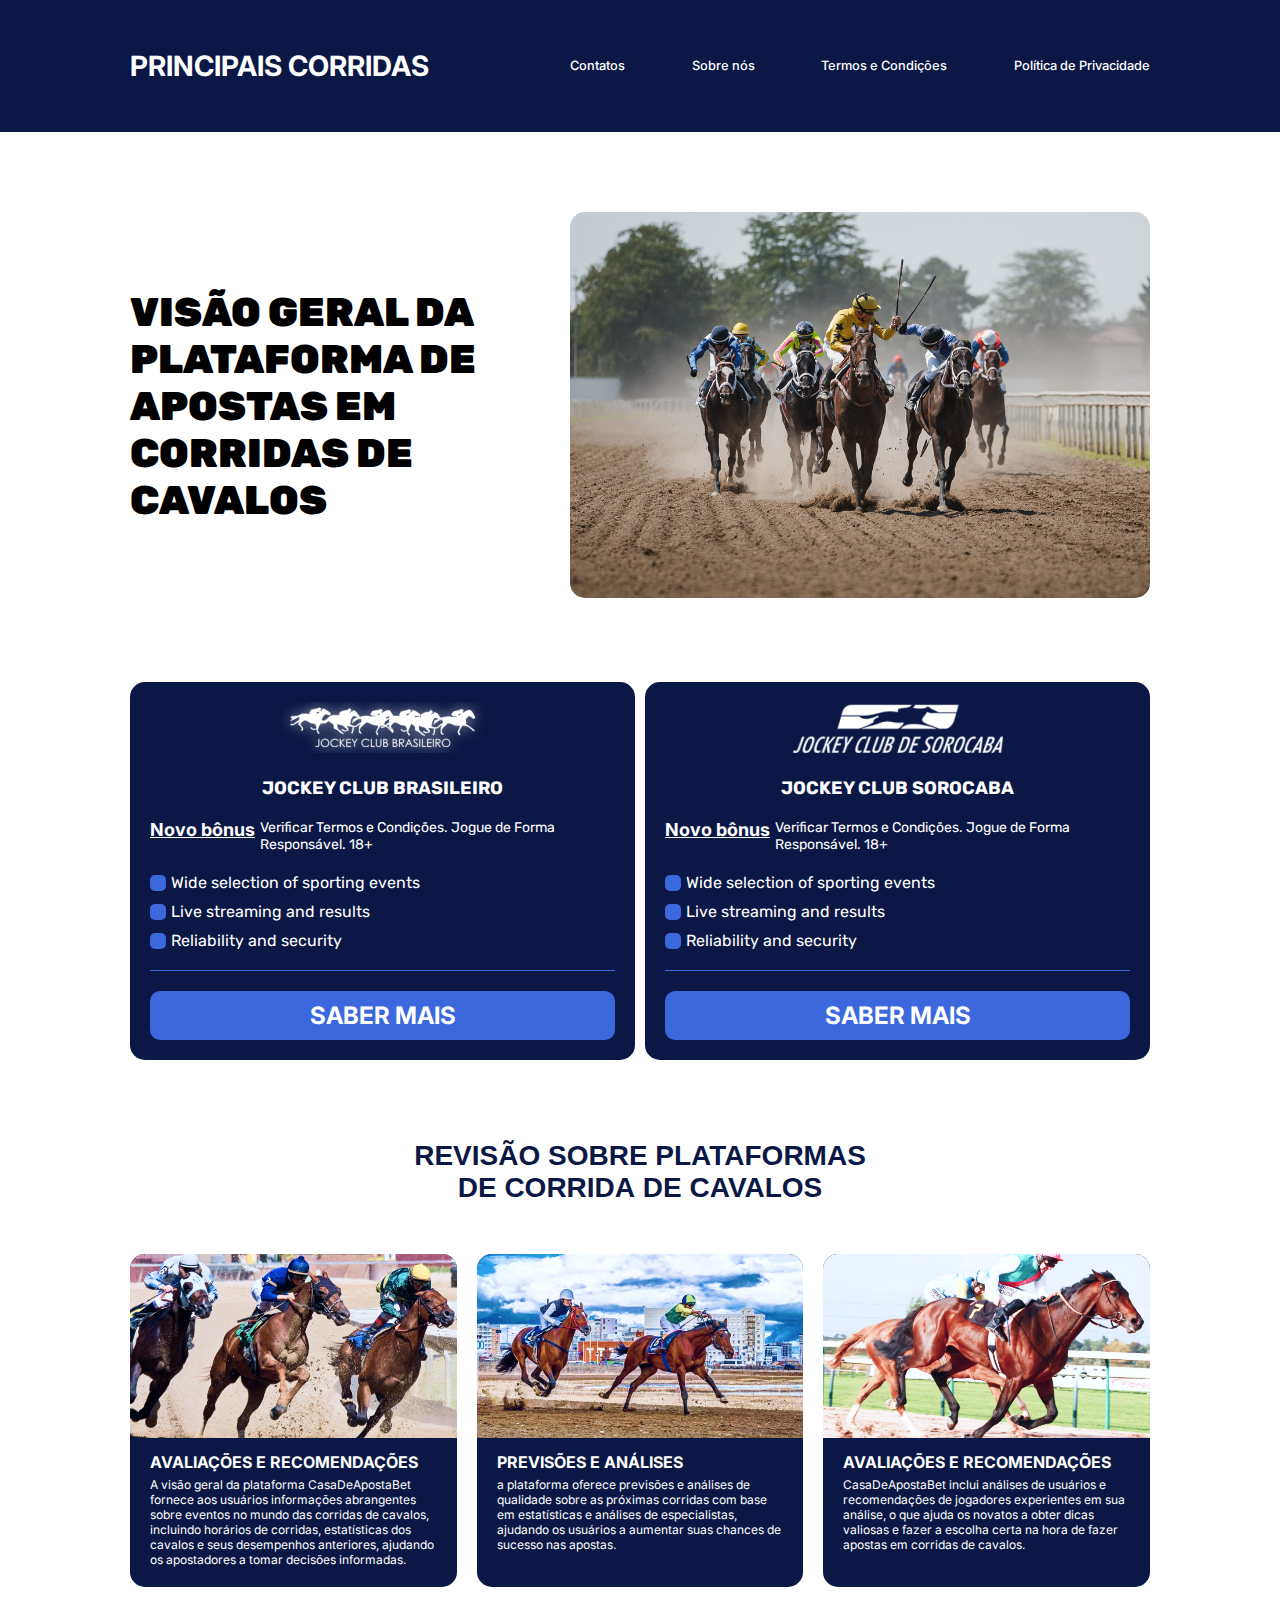
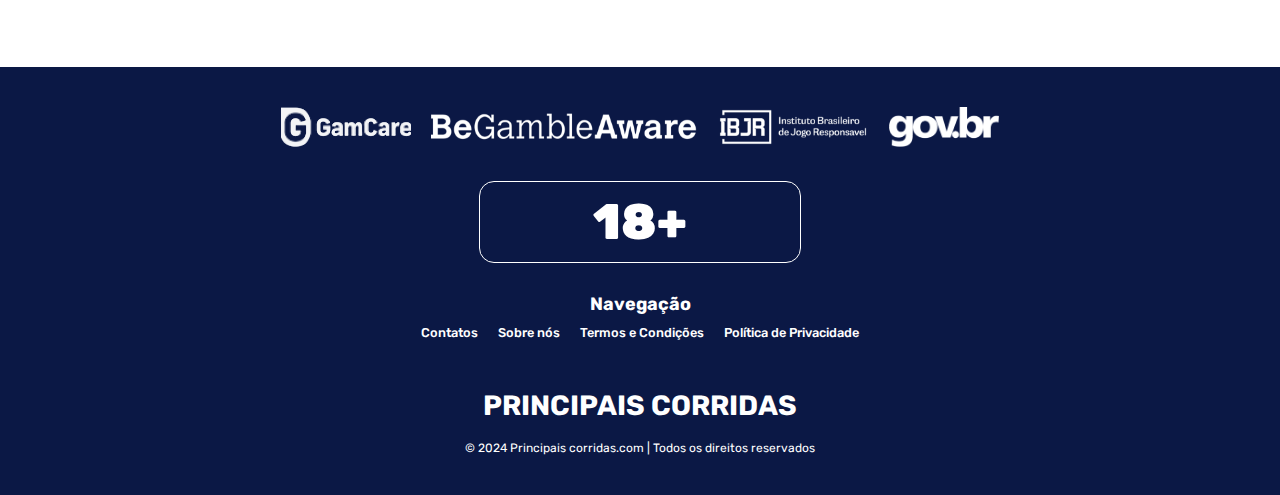
<file: index.html>
<!DOCTYPE html>
<html lang="pt">
<head>
  <meta charset="UTF-8">
  <meta name="viewport" content="width=device-width, initial-scale=1.0">
  <title>domain3.com</title>
  <link rel="stylesheet" href="style.css">
  <link rel="preconnect" href="https://fonts.googleapis.com">
  <link rel="preconnect" href="https://fonts.gstatic.com" crossorigin>
  <link href="https://fonts.googleapis.com/css2?family=Inter:ital,opsz,wght@0,14..32,100..900;1,14..32,100..900&family=Rubik:ital,wght@0,300..900;1,300..900&display=swap" rel="stylesheet">
  <link rel="icon" href="./images/hero-img.png" type="image/x-icon" />
</head>

<body>
  <header id="header">
    <a href="/" class="header_logo"><h1 class="company-name">principais corridas</h1></a>
    <nav class="header-navigation">
      <a href="./contatos.html">Contatos</a>
        <a href="./sobre-nós.html">Sobre nós</a>
        <a href="./termos.html">Termos e Condições</a>
        <a href="./politica.html">Política de Privacidade</a>
    </nav>
    <div id="burger-menu" class="active">
      <svg fill="#FFFFFF" width="25px" xmlns="http://www.w3.org/2000/svg" viewBox="0 0 448 512"><path d="M0 96C0 78.3 14.3 64 32 64l384 0c17.7 0 32 14.3 32 32s-14.3 32-32 32L32 128C14.3 128 0 113.7 0 96zM0 256c0-17.7 14.3-32 32-32l384 0c17.7 0 32 14.3 32 32s-14.3 32-32 32L32 288c-17.7 0-32-14.3-32-32zM448 416c0 17.7-14.3 32-32 32L32 448c-17.7 0-32-14.3-32-32s14.3-32 32-32l384 0c17.7 0 32 14.3 32 32z"/></svg>
    </div> 
    <div id="close-burger-menu">
      <svg fill="#FFFFFF" width="25px" xmlns="http://www.w3.org/2000/svg" viewBox="0 0 384 512"><path d="M342.6 150.6c12.5-12.5 12.5-32.8 0-45.3s-32.8-12.5-45.3 0L192 210.7 86.6 105.4c-12.5-12.5-32.8-12.5-45.3 0s-12.5 32.8 0 45.3L146.7 256 41.4 361.4c-12.5 12.5-12.5 32.8 0 45.3s32.8 12.5 45.3 0L192 301.3 297.4 406.6c12.5 12.5 32.8 12.5 45.3 0s12.5-32.8 0-45.3L237.3 256 342.6 150.6z"/></svg>
    </div>    
  </header>

  <div class="header-navigation-mobile-container">
    <h2>Navegação</h2>
    <nav class="header-navigation-mobile">
      <a href="./contatos.html">Contatos</a>
        <a href="./sobre-nós.html">Sobre nós</a>
        <a href="./termos.html">Termos e Condições</a>
        <a href="./politica.html">Política de Privacidade</a>
    </nav>
  </div>

  <main id="main-content">
    <section class="hero">
      <p>Visão geral da plataforma de apostas em corridas de cavalos</p>
      <div class="img-container">
        <img src="./images/hero-img.png" alt="">
      </div>
    </section>
    <section class="clubs">
      <div class="club-card">
        <div class="img-container">
          <img src="./images/jockey-club.png" alt="">
        </div>
        <h2>Jockey Club Brasileiro</h2>
        <div class="bonus"><strong>Novo bônus</strong>  <p>Verificar Termos e Condições. Jogue de Forma Responsável. 18+</p></div>
        <ul>
          <li><div class="list-marker"></div>Wide selection of sporting events</li>
          <li><div class="list-marker"></div>Live streaming and results</li>
          <li><div class="list-marker"></div>Reliability and security</li>
        </ul>
        <div class="button-container">
          <a href="#">Saber mais</a>
        </div>
        
      </div>
      <div class="club-card">
        <div class="img-container">
          <img src="./images/jockey-club-2.png" alt="">
        </div>
        <h2>Jockey Club sorocaba</h2>
        <div class="bonus"><strong>Novo bônus</strong>  <p>Verificar Termos e Condições. Jogue de Forma Responsável. 18+</p></div>
        <ul>
          <li><div class="list-marker"></div>Wide selection of sporting events</li>
          <li><div class="list-marker"></div>Live streaming and results</li>
          <li><div class="list-marker"></div>Reliability and security</li>
        </ul>
        <div class="button-container">
          <a href="#">Saber mais</a>
        </div>
        
      </div>
      </div>
    </section>
    <section class="platforms">
      <h1>Revisão sobre plataformas<br>de corrida de cavalos</h1>
      <div class="platforms-container">
        <div class="platform">
          <img src="./images/platform-1.png" alt="">
          <div>
            <h2>Avaliações e recomendações</h2>
            <p>A visão geral da plataforma CasaDeApostaBet fornece aos usuários informações abrangentes sobre eventos no mundo das corridas de cavalos, incluindo horários de corridas, estatísticas dos cavalos e seus desempenhos anteriores, ajudando os apostadores a tomar decisões informadas.</p>
          </div>
        </div>
        <div class="platform">
          <img src="./images/platform-2.png" alt="">
          <div>
            <h2>Previsões e análises</h2>
            <p>a plataforma oferece previsões e análises de qualidade sobre as próximas corridas com base em estatísticas e análises de especialistas, ajudando os usuários a aumentar suas chances de sucesso nas apostas.</p>
          </div>
        </div>
        <div class="platform">
          <img src="./images/platform-3.png" alt="">
          <div>
            <h2>Avaliações e recomendações</h2>
            <p>CasaDeApostaBet inclui análises de usuários e recomendações de jogadores experientes em sua análise, o que ajuda os novatos a obter dicas valiosas e fazer a escolha certa na hora de fazer apostas em corridas de cavalos.</p>
          </div>
        </div>
      </div>
    </section>
  </main>

  <footer>
    <div class="partners-container">
      <a href="https://www.gov.br/fazenda/pt-br/assuntos/noticias/2024/maio/fazenda-edita-portaria-com-o-regramento-tecnico-dos-sistemas-de-jogos-on-line" target="_blank">
        <img src="./images/partner-1.png" alt="">
      </a>
      <a href="https://ibjr.org/jogo-responsavel/boas-praticas-jogadores/" target="_blank">
        <img src="./images/partner-2.png" alt="">
      </a>
      <a href="https://www.gambleaware.org/" target="_blank">
        <img src="./images/partner-3.png" alt="">
      </a>
      <a href="https://www.gamcare.org.uk/" target="_blank">
        <img src="./images/partner-4.png" alt="">
      </a>
    </div>
    <div class="restriction">18+</div>
    <div class="nav-container">
      <h2>Navegação</h2>
      <nav class="footer-navigation">
        <a href="./contatos.html">Contatos</a>
        <a href="./sobre-nós.html">Sobre nós</a>
        <a href="./termos.html">Termos e Condições</a>
        <a href="./politica.html">Política de Privacidade</a>
      </nav>
    </div>
    <div>
      <h1 class="company-name">principais corridas</h1>
      <p class="copyright">© 2024 Principais corridas.com | Todos os direitos reservados</p>
    </div>
  </footer>

  <script src="/js/index.js"></script>
</body>
</html>
</file>
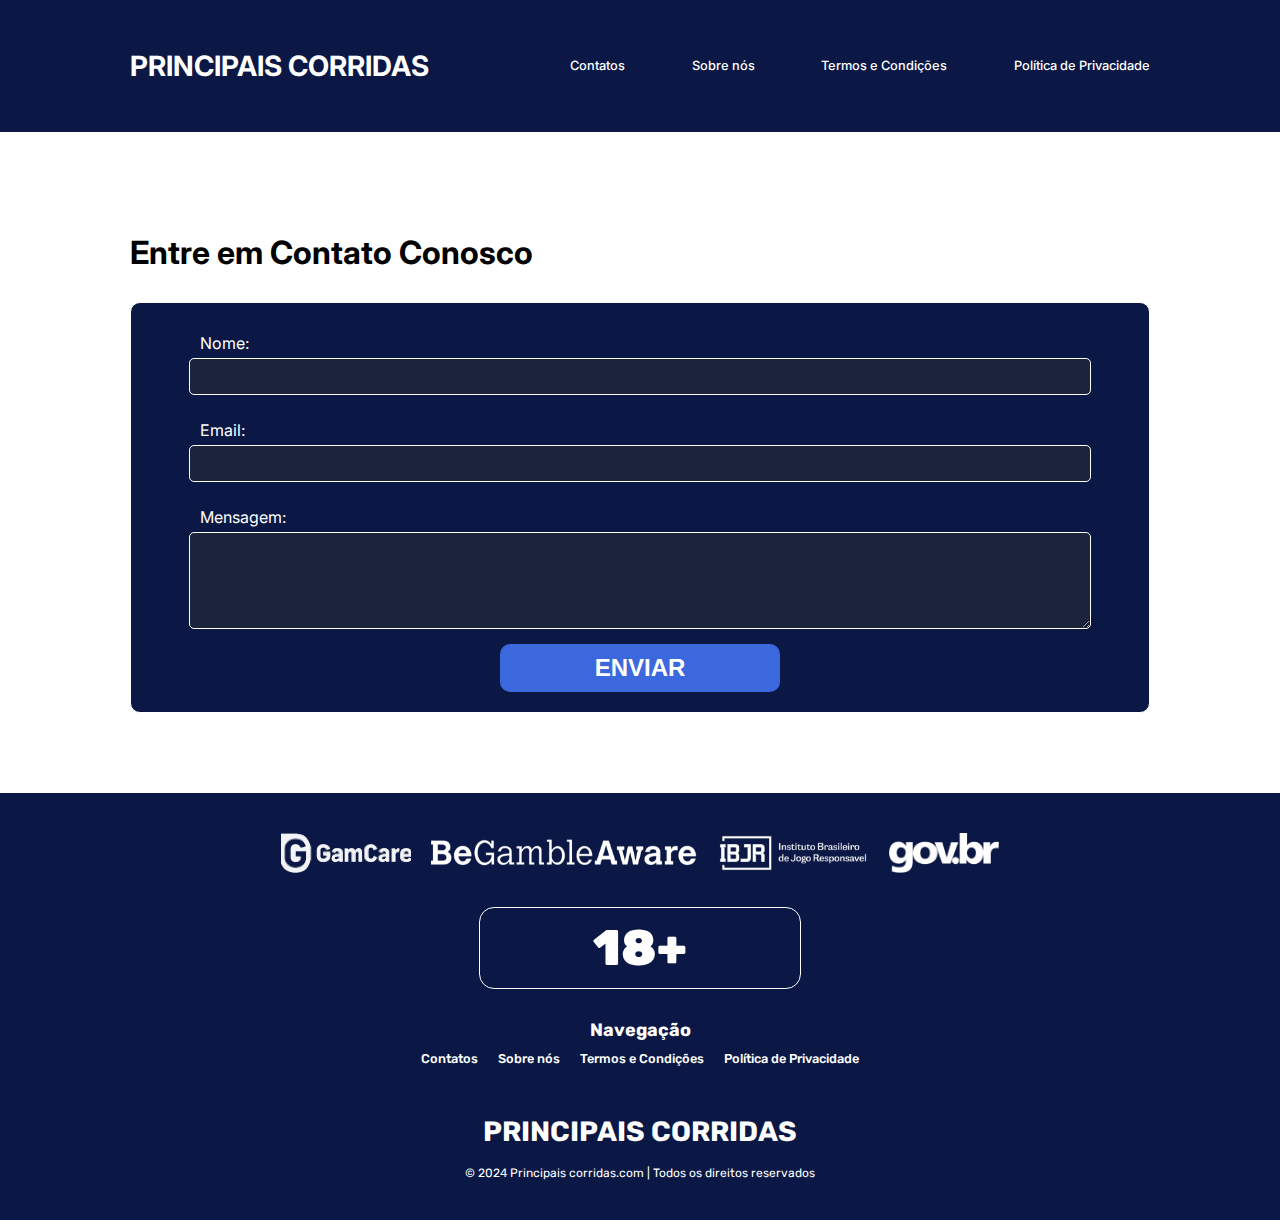
<file: contatos.html>
<!DOCTYPE html>
<html lang="pt">

<head>
    <meta charset="UTF-8">
    <meta name="viewport" content="width=device-width, initial-scale=1.0">
    <title>domain3.com</title>
    <link rel="stylesheet" href="./style.css">
    <link rel="preconnect" href="https://fonts.googleapis.com">
    <link rel="preconnect" href="https://fonts.gstatic.com" crossorigin>
    <link rel="icon" href="./images/hero-img.png" type="image/x-icon" />
    <link
        href="https://fonts.googleapis.com/css2?family=Inter:ital,opsz,wght@0,14..32,100..900;1,14..32,100..900&family=Rubik:ital,wght@0,300..900;1,300..900&display=swap"
        rel="stylesheet">
</head>

<body>
    <header id="header">
        <a href="/" class="header_logo">
            <h1 class="company-name">principais corridas</h1>
        </a>
        <nav class="header-navigation">
            <a href="./contatos.html">Contatos</a>
            <a href="./sobre-nós.html">Sobre nós</a>
            <a href="./termos.html">Termos e Condições</a>
            <a href="./politica.html">Política de Privacidade</a>
        </nav>
        <div id="burger-menu" class="active">
            <svg fill="#FFFFFF" width="25px" xmlns="http://www.w3.org/2000/svg" viewBox="0 0 448 512">
                <path
                    d="M0 96C0 78.3 14.3 64 32 64l384 0c17.7 0 32 14.3 32 32s-14.3 32-32 32L32 128C14.3 128 0 113.7 0 96zM0 256c0-17.7 14.3-32 32-32l384 0c17.7 0 32 14.3 32 32s-14.3 32-32 32L32 288c-17.7 0-32-14.3-32-32zM448 416c0 17.7-14.3 32-32 32L32 448c-17.7 0-32-14.3-32-32s14.3-32 32-32l384 0c17.7 0 32 14.3 32 32z" />
            </svg>
        </div>
        <div id="close-burger-menu">
            <svg fill="#FFFFFF" width="25px" xmlns="http://www.w3.org/2000/svg" viewBox="0 0 384 512">
                <path
                    d="M342.6 150.6c12.5-12.5 12.5-32.8 0-45.3s-32.8-12.5-45.3 0L192 210.7 86.6 105.4c-12.5-12.5-32.8-12.5-45.3 0s-12.5 32.8 0 45.3L146.7 256 41.4 361.4c-12.5 12.5-12.5 32.8 0 45.3s32.8 12.5 45.3 0L192 301.3 297.4 406.6c12.5 12.5 32.8 12.5 45.3 0s12.5-32.8 0-45.3L237.3 256 342.6 150.6z" />
            </svg>
        </div>
    </header>

    <div class="header-navigation-mobile-container">
        <h2>Navegação</h2>
        <nav class="header-navigation-mobile">
            <a href="./contatos.html">Contatos</a>
            <a href="./sobre-nós.html">Sobre nós</a>
            <a href="./termos.html">Termos e Condições</a>
            <a href="./politica.html">Política de Privacidade</a>
        </nav>
    </div>

    <main>
        <section class="about">
            <div class="container">
            <h1>Entre em Contato Conosco</h1>
            <form id="contactForm" class="contact-form">
                <label for="name">Nome:</label>
                <input type="text" id="name" name="name" required />

                <label for="email">Email:</label>
                <input type="email" id="email" name="email" required />

                <label for="message">Mensagem:</label>
                <textarea id="message" name="message" rows="5" required></textarea>

                <button type="submit">Enviar</button>
            </form>
        </div>

        <div class="modal" id="thankYouModal">
            <div class="modal-content">
                <p>Obrigado pelo seu contato! Nós entraremos em contato consigo em breve.</p>
                <button id="closeModal">Fechar</button>
            </div>
        </div>

        </section>
    </main>

    <footer>
        <div class="partners-container">
            <a href="https://www.gov.br/fazenda/pt-br/assuntos/noticias/2024/maio/fazenda-edita-portaria-com-o-regramento-tecnico-dos-sistemas-de-jogos-on-line"
                target="_blank">
                <img src="./images/partner-1.png" alt="">
            </a>
            <a href="https://ibjr.org/jogo-responsavel/boas-praticas-jogadores/" target="_blank">
                <img src="./images/partner-2.png" alt="">
            </a>
            <a href="https://www.gambleaware.org/" target="_blank">
                <img src="./images/partner-3.png" alt="">
            </a>
            <a href="https://www.gamcare.org.uk/" target="_blank">
                <img src="./images/partner-4.png" alt="">
            </a>
        </div>
        <div class="restriction">18+</div>
        <div class="nav-container">
            <h2>Navegação</h2>
            <nav class="footer-navigation">
                <a href="./contatos.html">Contatos</a>
                <a href="./sobre-nós.html">Sobre nós</a>
                <a href="./termos.html">Termos e Condições</a>
                <a href="./politica.html">Política de Privacidade</a>
            </nav>
        </div>
        <div>
            <h1 class="company-name">principais corridas</h1>
            <p class="copyright">© 2024 Principais corridas.com | Todos os direitos reservados</p>
        </div>
    </footer>

    <script src="/js/index.js"></script>
    <script src="/js/contatos.js"></script>
</body>

</html>
</file>
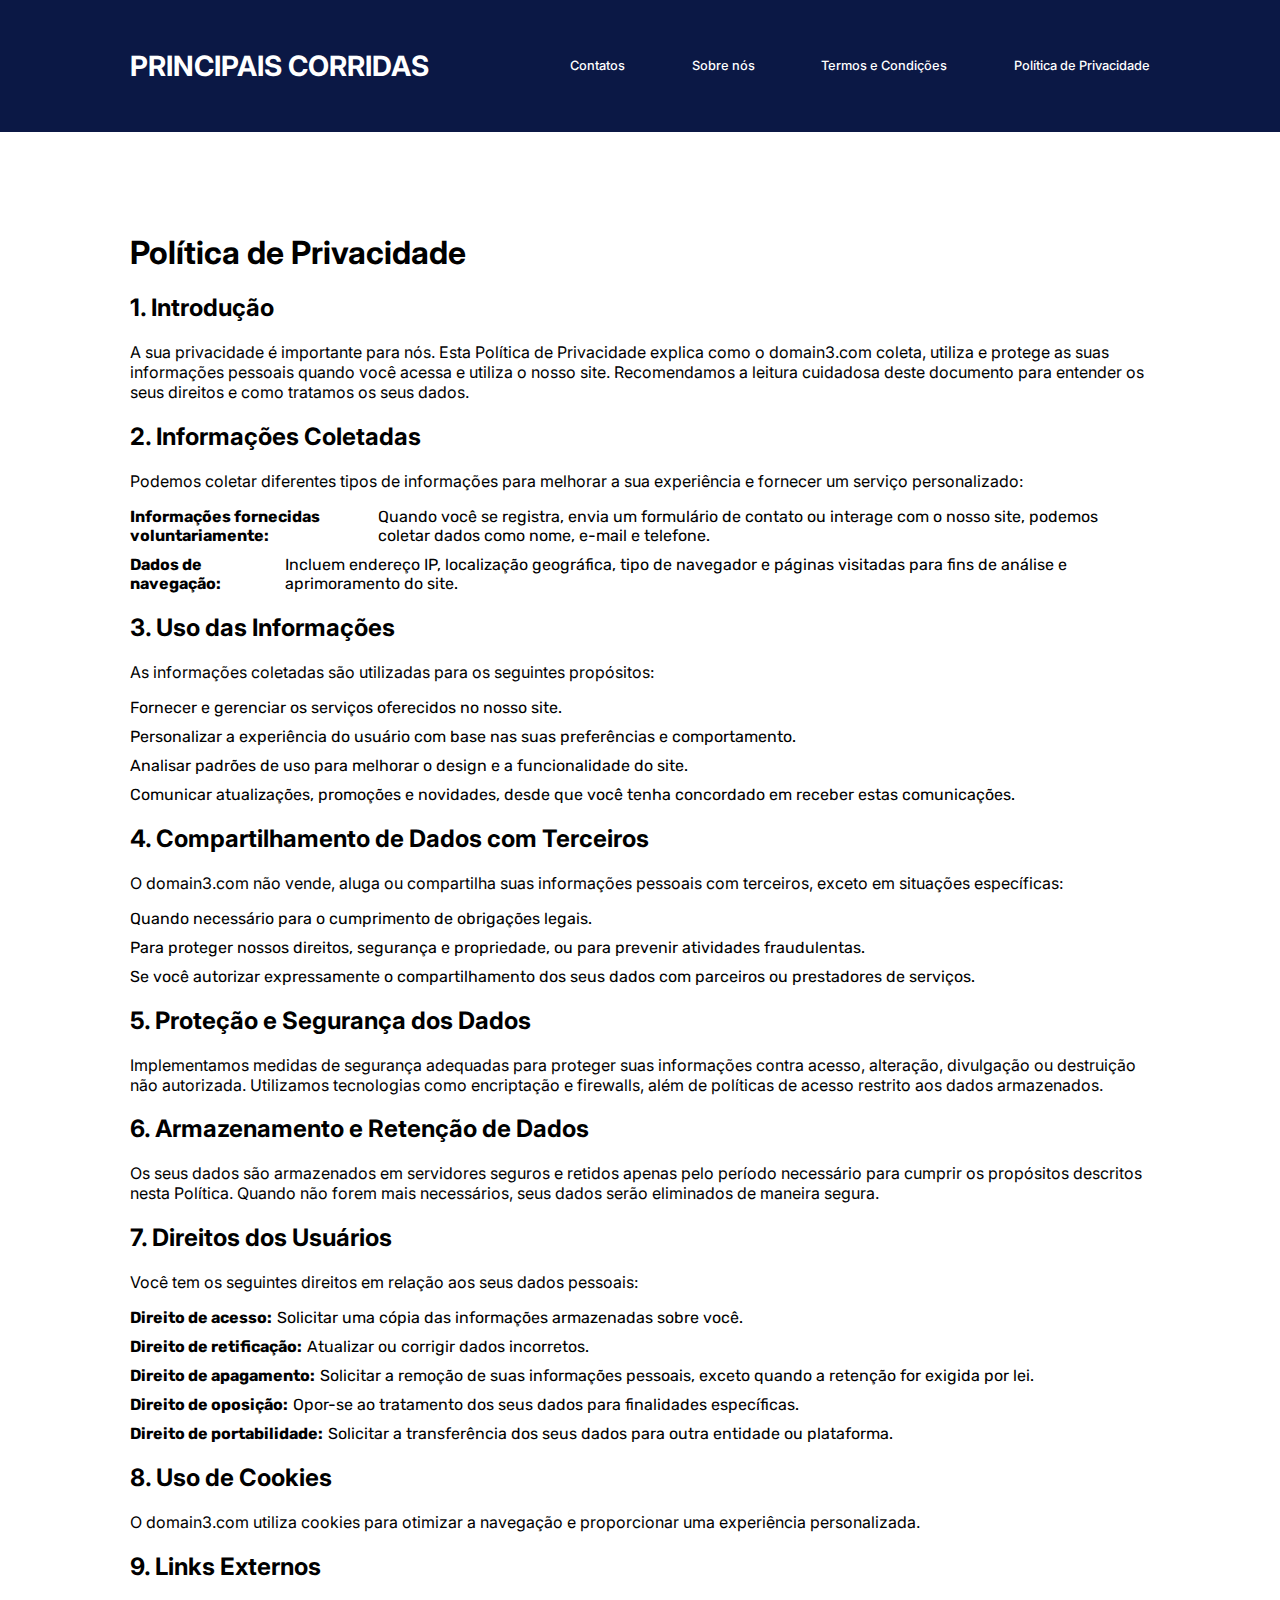
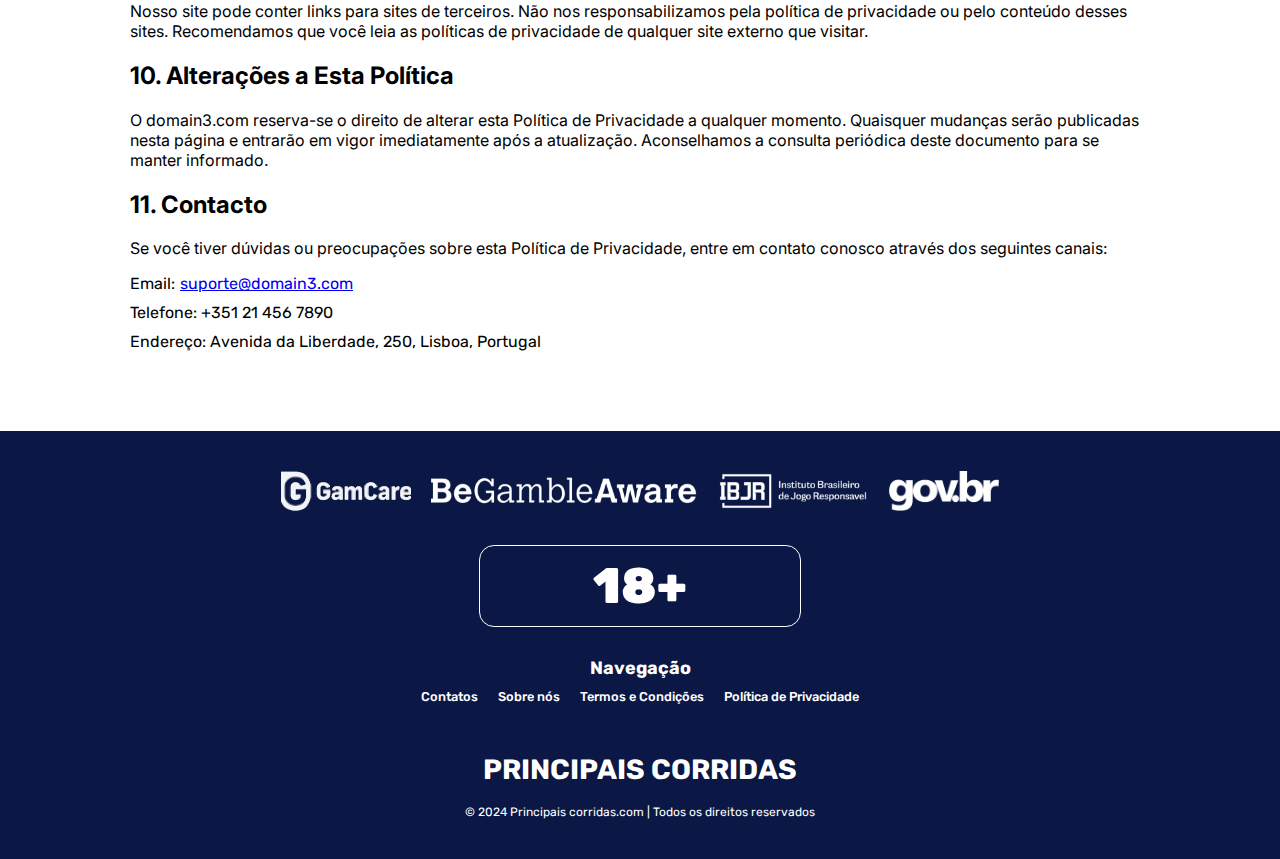
<file: politica.html>
<!DOCTYPE html>
<html lang="pt">

<head>
    <meta charset="UTF-8">
    <meta name="viewport" content="width=device-width, initial-scale=1.0">
    <title>domain3.com</title>
    <link rel="stylesheet" href="./style.css">
    <link rel="preconnect" href="https://fonts.googleapis.com">
    <link rel="preconnect" href="https://fonts.gstatic.com" crossorigin>
    <link rel="icon" href="./images/hero-img.png" type="image/x-icon" />
    <link
        href="https://fonts.googleapis.com/css2?family=Inter:ital,opsz,wght@0,14..32,100..900;1,14..32,100..900&family=Rubik:ital,wght@0,300..900;1,300..900&display=swap"
        rel="stylesheet">
</head>

<body>
    <header id="header">
        <a href="/" class="header_logo">
            <h1 class="company-name">principais corridas</h1>
        </a>
        <nav class="header-navigation">
            <a href="./contatos.html">Contatos</a>
            <a href="./sobre-nós.html">Sobre nós</a>
            <a href="./termos.html">Termos e Condições</a>
            <a href="./politica.html">Política de Privacidade</a>
        </nav>
        <div id="burger-menu" class="active">
            <svg fill="#FFFFFF" width="25px" xmlns="http://www.w3.org/2000/svg" viewBox="0 0 448 512">
                <path
                    d="M0 96C0 78.3 14.3 64 32 64l384 0c17.7 0 32 14.3 32 32s-14.3 32-32 32L32 128C14.3 128 0 113.7 0 96zM0 256c0-17.7 14.3-32 32-32l384 0c17.7 0 32 14.3 32 32s-14.3 32-32 32L32 288c-17.7 0-32-14.3-32-32zM448 416c0 17.7-14.3 32-32 32L32 448c-17.7 0-32-14.3-32-32s14.3-32 32-32l384 0c17.7 0 32 14.3 32 32z" />
            </svg>
        </div>
        <div id="close-burger-menu">
            <svg fill="#FFFFFF" width="25px" xmlns="http://www.w3.org/2000/svg" viewBox="0 0 384 512">
                <path
                    d="M342.6 150.6c12.5-12.5 12.5-32.8 0-45.3s-32.8-12.5-45.3 0L192 210.7 86.6 105.4c-12.5-12.5-32.8-12.5-45.3 0s-12.5 32.8 0 45.3L146.7 256 41.4 361.4c-12.5 12.5-12.5 32.8 0 45.3s32.8 12.5 45.3 0L192 301.3 297.4 406.6c12.5 12.5 32.8 12.5 45.3 0s12.5-32.8 0-45.3L237.3 256 342.6 150.6z" />
            </svg>
        </div>
    </header>

    <div class="header-navigation-mobile-container">
        <h2>Navegação</h2>
        <nav class="header-navigation-mobile">
            <a href="./contatos.html">Contatos</a>
            <a href="./sobre-nós.html">Sobre nós</a>
            <a href="./termos.html">Termos e Condições</a>
            <a href="./politica.html">Política de Privacidade</a>
        </nav>
    </div>

    <main>
        <section class="about">
            <div class="container">
    <h1>Política de Privacidade</h1>

    <h2>1. Introdução</h2>
    <p>
        A sua privacidade é importante para nós. Esta Política de Privacidade explica como o domain3.com coleta, utiliza e protege as suas informações pessoais quando você acessa e utiliza o nosso site. Recomendamos a leitura cuidadosa deste documento para entender os seus direitos e como tratamos os seus dados.
    </p>

    <h2>2. Informações Coletadas</h2>
    <p>
        Podemos coletar diferentes tipos de informações para melhorar a sua experiência e fornecer um serviço personalizado:
    </p>
    <ul>
        <li><strong>Informações fornecidas voluntariamente:</strong> Quando você se registra, envia um formulário de contato ou interage com o nosso site, podemos coletar dados como nome, e-mail e telefone.</li>
        <li><strong>Dados de navegação:</strong> Incluem endereço IP, localização geográfica, tipo de navegador e páginas visitadas para fins de análise e aprimoramento do site.</li>
    </ul>

    <h2>3. Uso das Informações</h2>
    <p>
        As informações coletadas são utilizadas para os seguintes propósitos:
    </p>
    <ul>
        <li>Fornecer e gerenciar os serviços oferecidos no nosso site.</li>
        <li>Personalizar a experiência do usuário com base nas suas preferências e comportamento.</li>
        <li>Analisar padrões de uso para melhorar o design e a funcionalidade do site.</li>
        <li>Comunicar atualizações, promoções e novidades, desde que você tenha concordado em receber estas comunicações.</li>
    </ul>

    <h2>4. Compartilhamento de Dados com Terceiros</h2>
    <p>
        O domain3.com não vende, aluga ou compartilha suas informações pessoais com terceiros, exceto em situações específicas:
    </p>
    <ul>
        <li>Quando necessário para o cumprimento de obrigações legais.</li>
        <li>Para proteger nossos direitos, segurança e propriedade, ou para prevenir atividades fraudulentas.</li>
        <li>Se você autorizar expressamente o compartilhamento dos seus dados com parceiros ou prestadores de serviços.</li>
    </ul>

    <h2>5. Proteção e Segurança dos Dados</h2>
    <p>
        Implementamos medidas de segurança adequadas para proteger suas informações contra acesso, alteração, divulgação ou destruição não autorizada. Utilizamos tecnologias como encriptação e firewalls, além de políticas de acesso restrito aos dados armazenados.
    </p>

    <h2>6. Armazenamento e Retenção de Dados</h2>
    <p>
        Os seus dados são armazenados em servidores seguros e retidos apenas pelo período necessário para cumprir os propósitos descritos nesta Política. Quando não forem mais necessários, seus dados serão eliminados de maneira segura.
    </p>

    <h2>7. Direitos dos Usuários</h2>
    <p>
        Você tem os seguintes direitos em relação aos seus dados pessoais:
    </p>
    <ul>
        <li><strong>Direito de acesso:</strong> Solicitar uma cópia das informações armazenadas sobre você.</li>
        <li><strong>Direito de retificação:</strong> Atualizar ou corrigir dados incorretos.</li>
        <li><strong>Direito de apagamento:</strong> Solicitar a remoção de suas informações pessoais, exceto quando a retenção for exigida por lei.</li>
        <li><strong>Direito de oposição:</strong> Opor-se ao tratamento dos seus dados para finalidades específicas.</li>
        <li><strong>Direito de portabilidade:</strong> Solicitar a transferência dos seus dados para outra entidade ou plataforma.</li>
    </ul>

    <h2>8. Uso de Cookies</h2>
    <p>
        O domain3.com utiliza cookies para otimizar a navegação e proporcionar uma experiência personalizada.
    </p>

    <h2>9. Links Externos</h2>
    <p>
        Nosso site pode conter links para sites de terceiros. Não nos responsabilizamos pela política de privacidade ou pelo conteúdo desses sites. Recomendamos que você leia as políticas de privacidade de qualquer site externo que visitar.
    </p>

    <h2>10. Alterações a Esta Política</h2>
    <p>
        O domain3.com reserva-se o direito de alterar esta Política de Privacidade a qualquer momento. Quaisquer mudanças serão publicadas nesta página e entrarão em vigor imediatamente após a atualização. Aconselhamos a consulta periódica deste documento para se manter informado.
    </p>

    <h2>11. Contacto</h2>
    <p>
        Se você tiver dúvidas ou preocupações sobre esta Política de Privacidade, entre em contato conosco através dos seguintes canais:
    </p>
    <ul>
        <li>Email: <a href="mailto:suporte@domain3.com">suporte@domain3.com</a></li>
        <li>Telefone: +351 21 456 7890</li>
        <li>Endereço: Avenida da Liberdade, 250, Lisboa, Portugal</li>
    </ul>
</div>


        </section>
    </main>

    <footer>
        <div class="partners-container">
            <a href="https://www.gov.br/fazenda/pt-br/assuntos/noticias/2024/maio/fazenda-edita-portaria-com-o-regramento-tecnico-dos-sistemas-de-jogos-on-line"
                target="_blank">
                <img src="./images/partner-1.png" alt="">
            </a>
            <a href="https://ibjr.org/jogo-responsavel/boas-praticas-jogadores/" target="_blank">
                <img src="./images/partner-2.png" alt="">
            </a>
            <a href="https://www.gambleaware.org/" target="_blank">
                <img src="./images/partner-3.png" alt="">
            </a>
            <a href="https://www.gamcare.org.uk/" target="_blank">
                <img src="./images/partner-4.png" alt="">
            </a>
        </div>
        <div class="restriction">18+</div>
        <div class="nav-container">
            <h2>Navegação</h2>
            <nav class="footer-navigation">
                <a href="./contatos.html">Contatos</a>
                <a href="./sobre-nós.html">Sobre nós</a>
                <a href="./termos.html">Termos e Condições</a>
                <a href="./politica.html">Política de Privacidade</a>
            </nav>
        </div>
        <div>
            <h1 class="company-name">principais corridas</h1>
            <p class="copyright">© 2024 Principais corridas.com | Todos os direitos reservados</p>
        </div>
    </footer>

    <script src="/js/index.js"></script>
</body>

</html>
</file>
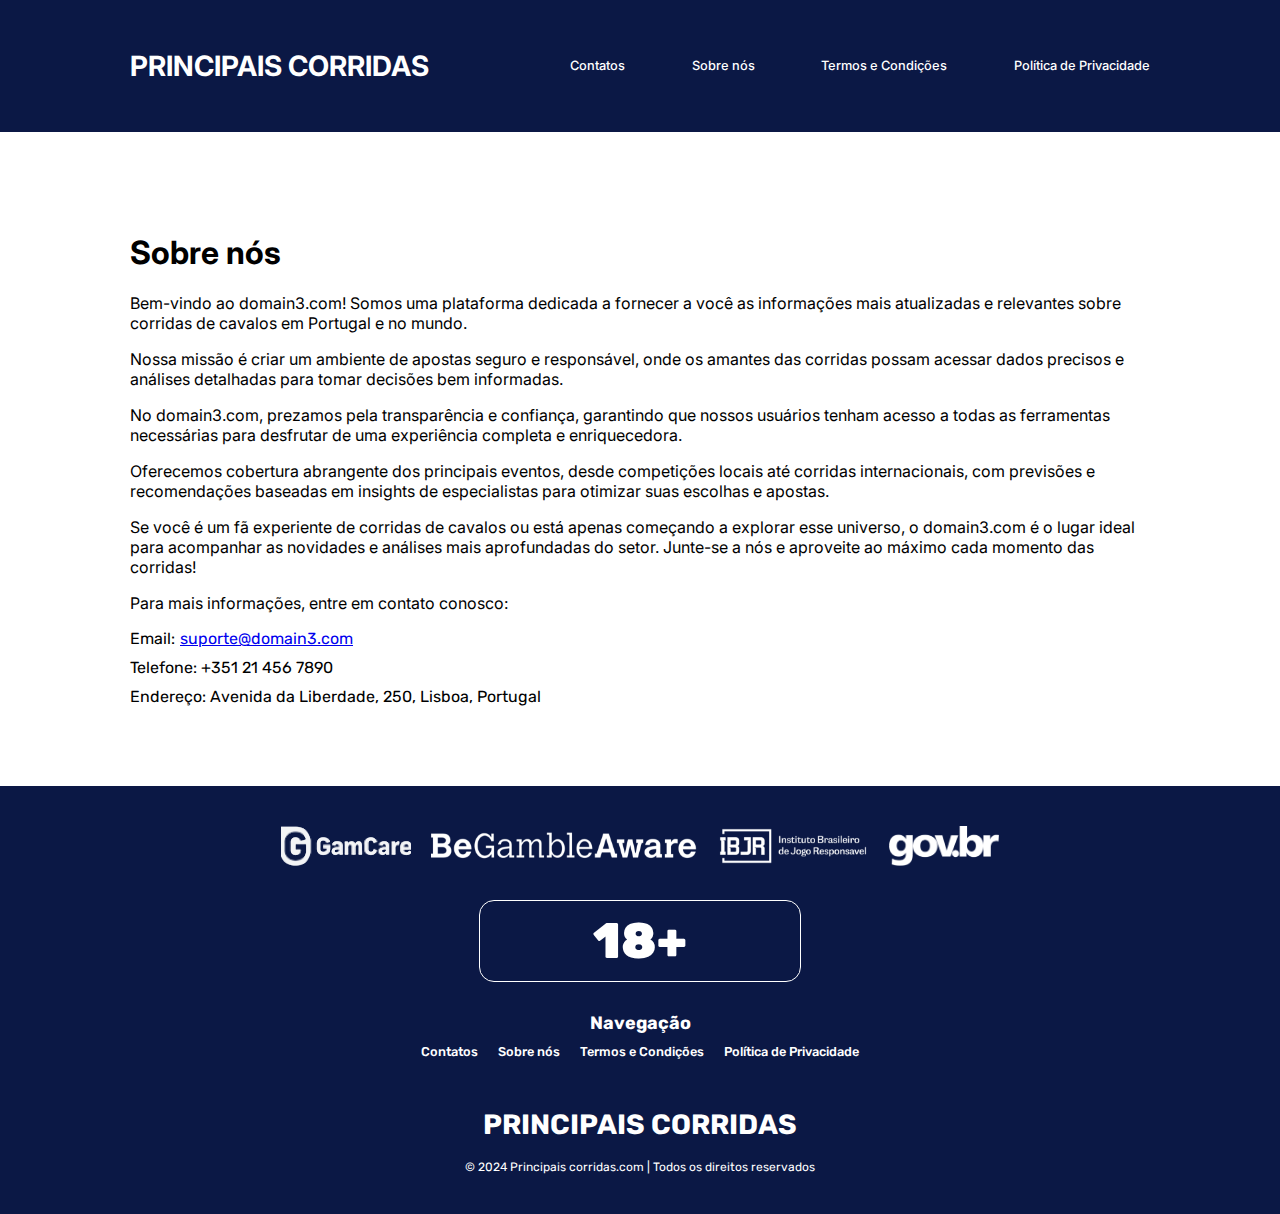
<file: sobre-nós.html>
<!DOCTYPE html>
<html lang="pt">

<head>
    <meta charset="UTF-8">
    <meta name="viewport" content="width=device-width, initial-scale=1.0">
    <title>domain3.com</title>
    <link rel="stylesheet" href="./style.css">
    <link rel="preconnect" href="https://fonts.googleapis.com">
    <link rel="preconnect" href="https://fonts.gstatic.com" crossorigin>
    <link rel="icon" href="./images/hero-img.png" type="image/x-icon" />
    <link
        href="https://fonts.googleapis.com/css2?family=Inter:ital,opsz,wght@0,14..32,100..900;1,14..32,100..900&family=Rubik:ital,wght@0,300..900;1,300..900&display=swap"
        rel="stylesheet">
</head>

<body>
    <header id="header">
        <a href="/" class="header_logo">
            <h1 class="company-name">principais corridas</h1>
        </a>
        <nav class="header-navigation">
            <a href="./contatos.html">Contatos</a>
            <a href="./sobre-nós.html">Sobre nós</a>
            <a href="./termos.html">Termos e Condições</a>
            <a href="./politica.html">Política de Privacidade</a>
        </nav>
        <div id="burger-menu" class="active">
            <svg fill="#FFFFFF" width="25px" xmlns="http://www.w3.org/2000/svg" viewBox="0 0 448 512">
                <path
                    d="M0 96C0 78.3 14.3 64 32 64l384 0c17.7 0 32 14.3 32 32s-14.3 32-32 32L32 128C14.3 128 0 113.7 0 96zM0 256c0-17.7 14.3-32 32-32l384 0c17.7 0 32 14.3 32 32s-14.3 32-32 32L32 288c-17.7 0-32-14.3-32-32zM448 416c0 17.7-14.3 32-32 32L32 448c-17.7 0-32-14.3-32-32s14.3-32 32-32l384 0c17.7 0 32 14.3 32 32z" />
            </svg>
        </div>
        <div id="close-burger-menu">
            <svg fill="#FFFFFF" width="25px" xmlns="http://www.w3.org/2000/svg" viewBox="0 0 384 512">
                <path
                    d="M342.6 150.6c12.5-12.5 12.5-32.8 0-45.3s-32.8-12.5-45.3 0L192 210.7 86.6 105.4c-12.5-12.5-32.8-12.5-45.3 0s-12.5 32.8 0 45.3L146.7 256 41.4 361.4c-12.5 12.5-12.5 32.8 0 45.3s32.8 12.5 45.3 0L192 301.3 297.4 406.6c12.5 12.5 32.8 12.5 45.3 0s12.5-32.8 0-45.3L237.3 256 342.6 150.6z" />
            </svg>
        </div>
    </header>

    <div class="header-navigation-mobile-container">
        <h2>Navegação</h2>
        <nav class="header-navigation-mobile">
            <a href="./contatos.html">Contatos</a>
            <a href="./sobre-nós.html">Sobre nós</a>
            <a href="./termos.html">Termos e Condições</a>
            <a href="./politica.html">Política de Privacidade</a>
        </nav>
    </div>

    <main>
        <section class="about">
            <div class="container">
                <h1>Sobre nós</h1>
                <p>
                    Bem-vindo ao domain3.com! Somos uma plataforma dedicada a fornecer a você as informações mais
                    atualizadas e relevantes sobre corridas de cavalos em Portugal e no mundo.
                </p>
                <p>
                    Nossa missão é criar um ambiente de apostas seguro e responsável, onde os amantes das corridas
                    possam acessar dados precisos e análises detalhadas para tomar decisões bem informadas.
                </p>
                <p>
                    No domain3.com, prezamos pela transparência e confiança, garantindo que nossos usuários tenham
                    acesso a todas as ferramentas necessárias para desfrutar de uma experiência completa e
                    enriquecedora.
                </p>
                <p>
                    Oferecemos cobertura abrangente dos principais eventos, desde competições locais até corridas
                    internacionais, com previsões e recomendações baseadas em insights de especialistas para otimizar
                    suas escolhas e apostas.
                </p>
                <p>
                    Se você é um fã experiente de corridas de cavalos ou está apenas começando a explorar esse universo,
                    o domain3.com é o lugar ideal para acompanhar as novidades e análises mais aprofundadas do setor.
                    Junte-se a nós e aproveite ao máximo cada momento das corridas!
                </p>
                <p>
                    Para mais informações, entre em contato conosco:
                </p>
                <ul>
                    <li>Email: <a href="mailto:suporte@domain3.com">suporte@domain3.com</a></li>
                    <li>Telefone: +351 21 456 7890</li>
                    <li>Endereço: Avenida da Liberdade, 250, Lisboa, Portugal</li>
                </ul>
            </div>
        </section>
    </main>

    <footer>
        <div class="partners-container">
            <a href="https://www.gov.br/fazenda/pt-br/assuntos/noticias/2024/maio/fazenda-edita-portaria-com-o-regramento-tecnico-dos-sistemas-de-jogos-on-line"
                target="_blank">
                <img src="./images/partner-1.png" alt="">
            </a>
            <a href="https://ibjr.org/jogo-responsavel/boas-praticas-jogadores/" target="_blank">
                <img src="./images/partner-2.png" alt="">
            </a>
            <a href="https://www.gambleaware.org/" target="_blank">
                <img src="./images/partner-3.png" alt="">
            </a>
            <a href="https://www.gamcare.org.uk/" target="_blank">
                <img src="./images/partner-4.png" alt="">
            </a>
        </div>
        <div class="restriction">18+</div>
        <div class="nav-container">
            <h2>Navegação</h2>
            <nav class="footer-navigation">
                <a href="./contatos.html">Contatos</a>
                <a href="./sobre-nós.html">Sobre nós</a>
                <a href="./termos.html">Termos e Condições</a>
                <a href="./politica.html">Política de Privacidade</a>
            </nav>
        </div>
        <div>
            <h1 class="company-name">principais corridas</h1>
            <p class="copyright">© 2024 Principais corridas.com | Todos os direitos reservados</p>
        </div>
    </footer>

    <script src="/js/index.js"></script>
</body>

</html>
</file>
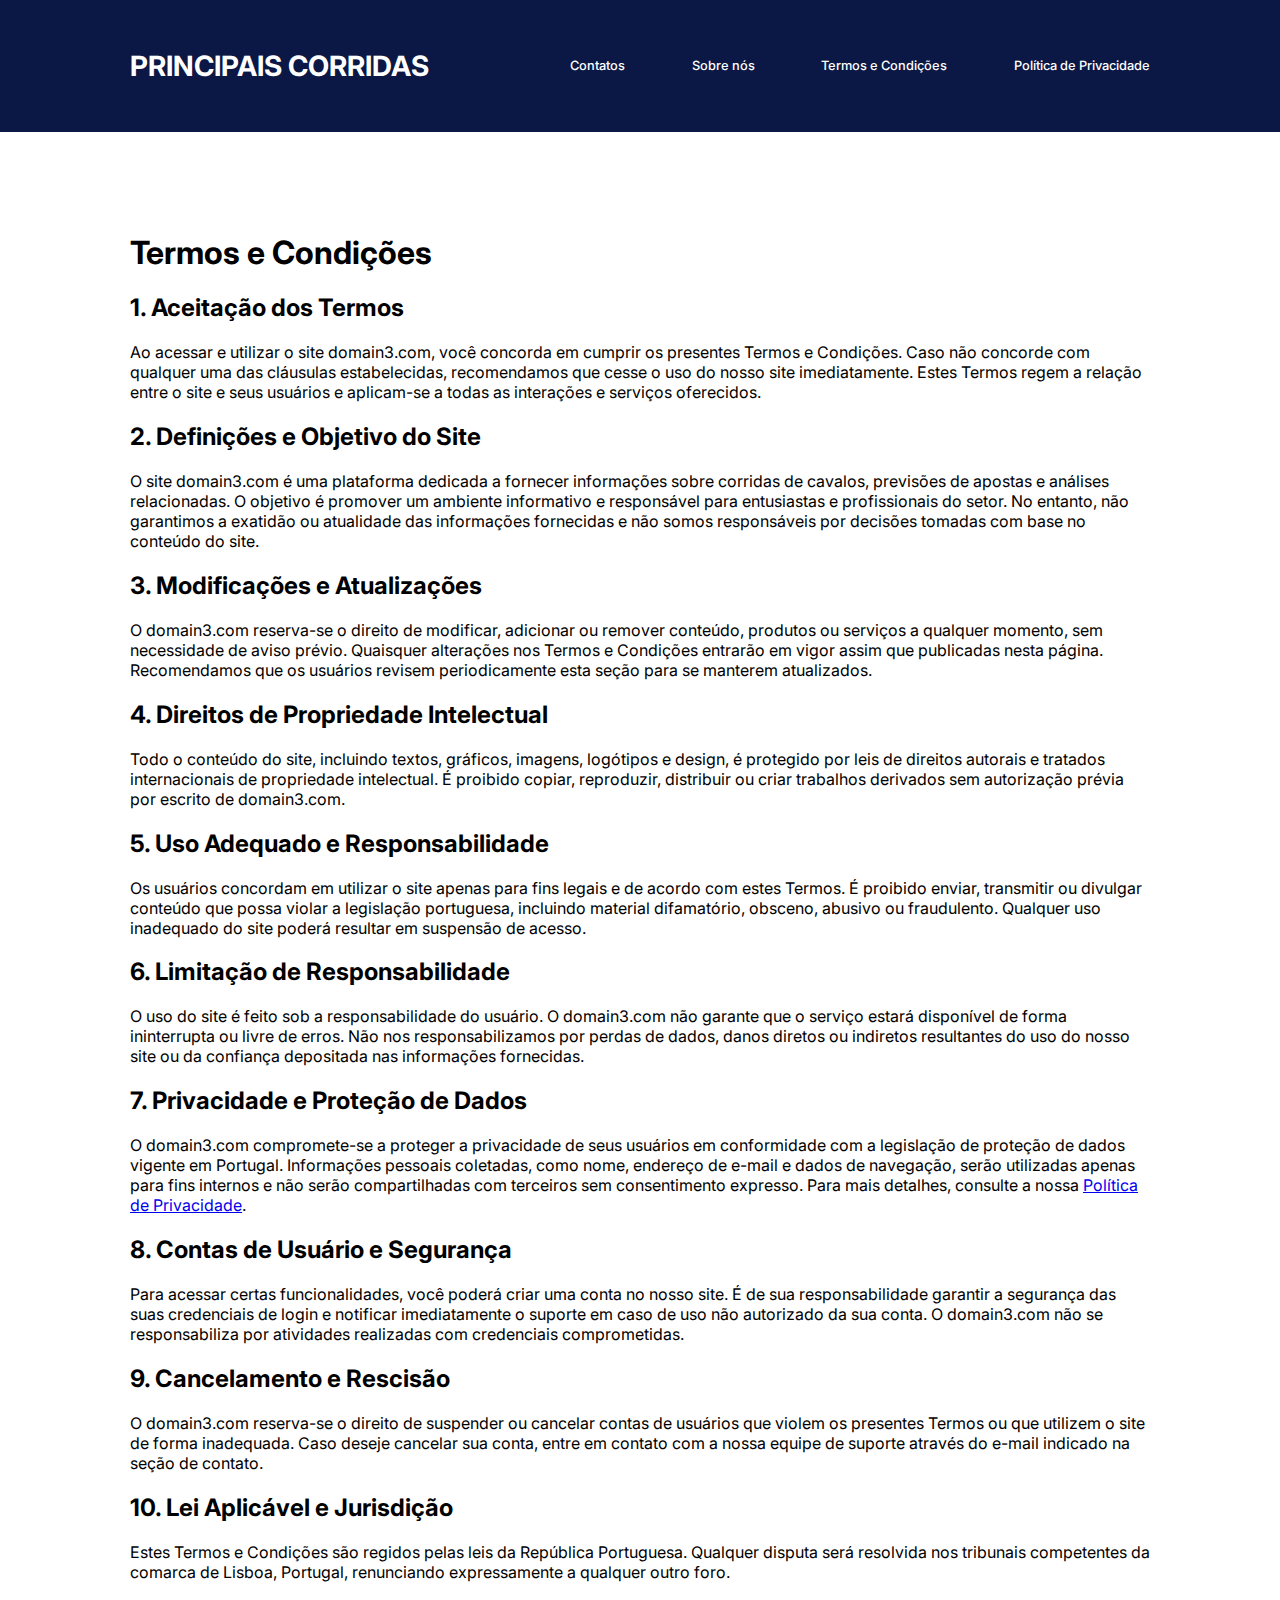
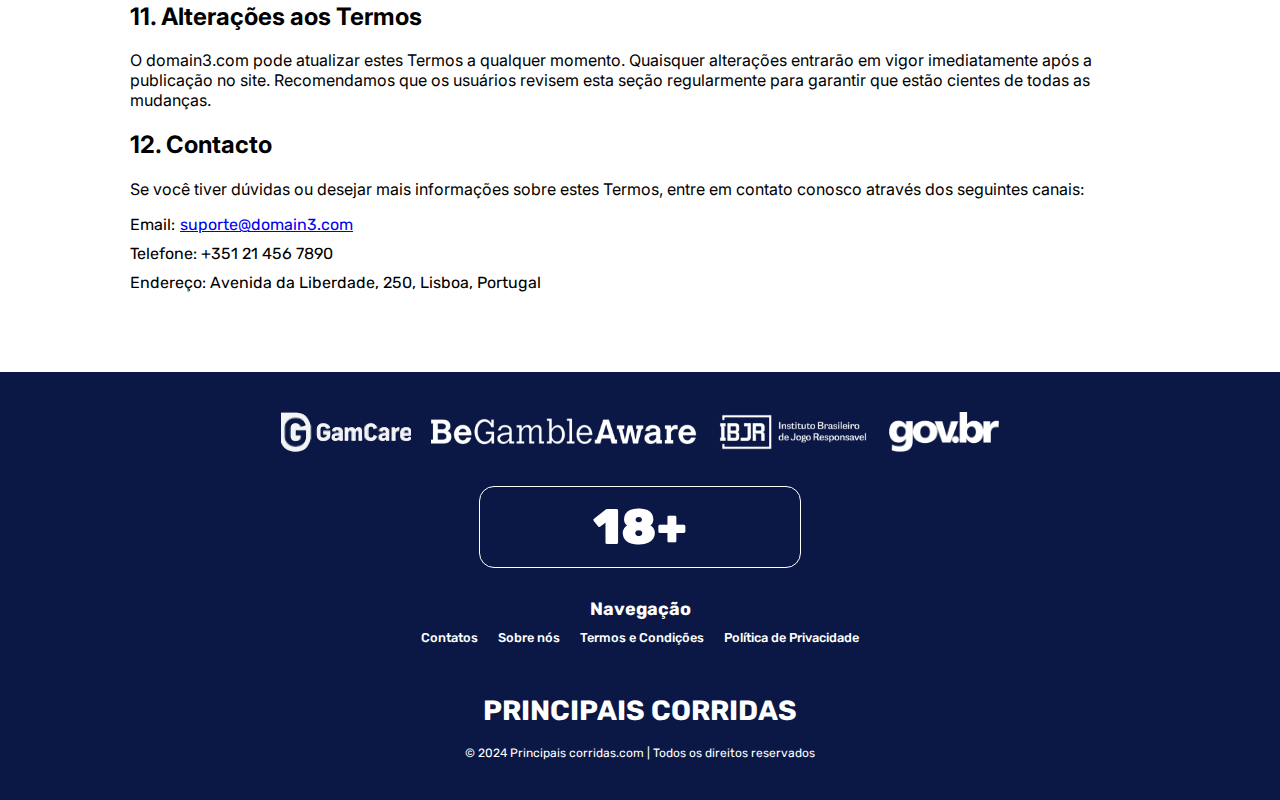
<file: termos.html>
<!DOCTYPE html>
<html lang="pt">

<head>
    <meta charset="UTF-8">
    <meta name="viewport" content="width=device-width, initial-scale=1.0">
    <title>domain3.com</title>
    <link rel="stylesheet" href="./style.css">
    <link rel="preconnect" href="https://fonts.googleapis.com">
    <link rel="preconnect" href="https://fonts.gstatic.com" crossorigin>
    <link rel="icon" href="./images/hero-img.png" type="image/x-icon" />
    <link
        href="https://fonts.googleapis.com/css2?family=Inter:ital,opsz,wght@0,14..32,100..900;1,14..32,100..900&family=Rubik:ital,wght@0,300..900;1,300..900&display=swap"
        rel="stylesheet">
</head>

<body>
    <header id="header">
        <a href="/" class="header_logo">
            <h1 class="company-name">principais corridas</h1>
        </a>
        <nav class="header-navigation">
            <a href="./contatos.html">Contatos</a>
            <a href="./sobre-nós.html">Sobre nós</a>
            <a href="./termos.html">Termos e Condições</a>
            <a href="./politica.html">Política de Privacidade</a>
        </nav>
        <div id="burger-menu" class="active">
            <svg fill="#FFFFFF" width="25px" xmlns="http://www.w3.org/2000/svg" viewBox="0 0 448 512">
                <path
                    d="M0 96C0 78.3 14.3 64 32 64l384 0c17.7 0 32 14.3 32 32s-14.3 32-32 32L32 128C14.3 128 0 113.7 0 96zM0 256c0-17.7 14.3-32 32-32l384 0c17.7 0 32 14.3 32 32s-14.3 32-32 32L32 288c-17.7 0-32-14.3-32-32zM448 416c0 17.7-14.3 32-32 32L32 448c-17.7 0-32-14.3-32-32s14.3-32 32-32l384 0c17.7 0 32 14.3 32 32z" />
            </svg>
        </div>
        <div id="close-burger-menu">
            <svg fill="#FFFFFF" width="25px" xmlns="http://www.w3.org/2000/svg" viewBox="0 0 384 512">
                <path
                    d="M342.6 150.6c12.5-12.5 12.5-32.8 0-45.3s-32.8-12.5-45.3 0L192 210.7 86.6 105.4c-12.5-12.5-32.8-12.5-45.3 0s-12.5 32.8 0 45.3L146.7 256 41.4 361.4c-12.5 12.5-12.5 32.8 0 45.3s32.8 12.5 45.3 0L192 301.3 297.4 406.6c12.5 12.5 32.8 12.5 45.3 0s12.5-32.8 0-45.3L237.3 256 342.6 150.6z" />
            </svg>
        </div>
    </header>

    <div class="header-navigation-mobile-container">
        <h2>Navegação</h2>
        <nav class="header-navigation-mobile">
            <a href="./contatos.html">Contatos</a>
            <a href="./sobre-nós.html">Sobre nós</a>
            <a href="./termos.html">Termos e Condições</a>
            <a href="./politica.html">Política de Privacidade</a>
        </nav>
    </div>

    <main>
        <section class="about">
            <div class="container">
                <h1>Termos e Condições</h1>

                <h2>1. Aceitação dos Termos</h2>
                <p>
                    Ao acessar e utilizar o site domain3.com, você concorda em cumprir os presentes Termos e Condições.
                    Caso não concorde com qualquer uma das cláusulas estabelecidas, recomendamos que cesse o uso do
                    nosso site imediatamente. Estes Termos regem a relação entre o site e seus usuários e aplicam-se a
                    todas as interações e serviços oferecidos.
                </p>

                <h2>2. Definições e Objetivo do Site</h2>
                <p>
                    O site domain3.com é uma plataforma dedicada a fornecer informações sobre corridas de cavalos,
                    previsões de apostas e análises relacionadas. O objetivo é promover um ambiente informativo e
                    responsável para entusiastas e profissionais do setor. No entanto, não garantimos a exatidão ou
                    atualidade das informações fornecidas e não somos responsáveis por decisões tomadas com base no
                    conteúdo do site.
                </p>

                <h2>3. Modificações e Atualizações</h2>
                <p>
                    O domain3.com reserva-se o direito de modificar, adicionar ou remover conteúdo, produtos ou serviços
                    a qualquer momento, sem necessidade de aviso prévio. Quaisquer alterações nos Termos e Condições
                    entrarão em vigor assim que publicadas nesta página. Recomendamos que os usuários revisem
                    periodicamente esta seção para se manterem atualizados.
                </p>

                <h2>4. Direitos de Propriedade Intelectual</h2>
                <p>
                    Todo o conteúdo do site, incluindo textos, gráficos, imagens, logótipos e design, é protegido por
                    leis de direitos autorais e tratados internacionais de propriedade intelectual. É proibido copiar,
                    reproduzir, distribuir ou criar trabalhos derivados sem autorização prévia por escrito de
                    domain3.com.
                </p>

                <h2>5. Uso Adequado e Responsabilidade</h2>
                <p>
                    Os usuários concordam em utilizar o site apenas para fins legais e de acordo com estes Termos. É
                    proibido enviar, transmitir ou divulgar conteúdo que possa violar a legislação portuguesa, incluindo
                    material difamatório, obsceno, abusivo ou fraudulento. Qualquer uso inadequado do site poderá
                    resultar em suspensão de acesso.
                </p>

                <h2>6. Limitação de Responsabilidade</h2>
                <p>
                    O uso do site é feito sob a responsabilidade do usuário. O domain3.com não garante que o serviço
                    estará disponível de forma ininterrupta ou livre de erros. Não nos responsabilizamos por perdas de
                    dados, danos diretos ou indiretos resultantes do uso do nosso site ou da confiança depositada nas
                    informações fornecidas.
                </p>

                <h2>7. Privacidade e Proteção de Dados</h2>
                <p>
                    O domain3.com compromete-se a proteger a privacidade de seus usuários em conformidade com a
                    legislação de proteção de dados vigente em Portugal. Informações pessoais coletadas, como nome,
                    endereço de e-mail e dados de navegação, serão utilizadas apenas para fins internos e não serão
                    compartilhadas com terceiros sem consentimento expresso. Para mais detalhes, consulte a nossa <a
                        href="./politica.html">Política de Privacidade</a>.
                </p>

                <h2>8. Contas de Usuário e Segurança</h2>
                <p>
                    Para acessar certas funcionalidades, você poderá criar uma conta no nosso site. É de sua
                    responsabilidade garantir a segurança das suas credenciais de login e notificar imediatamente o
                    suporte em caso de uso não autorizado da sua conta. O domain3.com não se responsabiliza por
                    atividades realizadas com credenciais comprometidas.
                </p>

                <h2>9. Cancelamento e Rescisão</h2>
                <p>
                    O domain3.com reserva-se o direito de suspender ou cancelar contas de usuários que violem os
                    presentes Termos ou que utilizem o site de forma inadequada. Caso deseje cancelar sua conta, entre
                    em contato com a nossa equipe de suporte através do e-mail indicado na seção de contato.
                </p>

                <h2>10. Lei Aplicável e Jurisdição</h2>
                <p>
                    Estes Termos e Condições são regidos pelas leis da República Portuguesa. Qualquer disputa será
                    resolvida nos tribunais competentes da comarca de Lisboa, Portugal, renunciando expressamente a
                    qualquer outro foro.
                </p>

                <h2>11. Alterações aos Termos</h2>
                <p>
                    O domain3.com pode atualizar estes Termos a qualquer momento. Quaisquer alterações entrarão em vigor
                    imediatamente após a publicação no site. Recomendamos que os usuários revisem esta seção
                    regularmente para garantir que estão cientes de todas as mudanças.
                </p>

                <h2>12. Contacto</h2>
                <p>
                    Se você tiver dúvidas ou desejar mais informações sobre estes Termos, entre em contato conosco
                    através dos seguintes canais:
                </p>
                <ul>
                    <li>Email: <a href="mailto:suporte@domain3.com">suporte@domain3.com</a></li>
                    <li>Telefone: +351 21 456 7890</li>
                    <li>Endereço: Avenida da Liberdade, 250, Lisboa, Portugal</li>
                </ul>
            </div>

        </section>
    </main>

    <footer>
        <div class="partners-container">
            <a href="https://www.gov.br/fazenda/pt-br/assuntos/noticias/2024/maio/fazenda-edita-portaria-com-o-regramento-tecnico-dos-sistemas-de-jogos-on-line"
                target="_blank">
                <img src="./images/partner-1.png" alt="">
            </a>
            <a href="https://ibjr.org/jogo-responsavel/boas-praticas-jogadores/" target="_blank">
                <img src="./images/partner-2.png" alt="">
            </a>
            <a href="https://www.gambleaware.org/" target="_blank">
                <img src="./images/partner-3.png" alt="">
            </a>
            <a href="https://www.gamcare.org.uk/" target="_blank">
                <img src="./images/partner-4.png" alt="">
            </a>
        </div>
        <div class="restriction">18+</div>
        <div class="nav-container">
            <h2>Navegação</h2>
            <nav class="footer-navigation">
                <a href="./contatos.html">Contatos</a>
                <a href="./sobre-nós.html">Sobre nós</a>
                <a href="./termos.html">Termos e Condições</a>
                <a href="./politica.html">Política de Privacidade</a>
            </nav>
        </div>
        <div>
            <h1 class="company-name">principais corridas</h1>
            <p class="copyright">© 2024 Principais corridas.com | Todos os direitos reservados</p>
        </div>
    </footer>

    <script src="/js/index.js"></script>
</body>

</html>
</file>
<file: style.css>
body {
  margin: 0;
  font-family: "Inter", sans-serif;
}

header {
  padding: 30px 130px 30px 130px;
  gap: 0px;
  display: flex;
  justify-content: space-between;
  align-items: center;
  background-color: #0b1845;
  color: #ffffff;
  z-index: 2;
}

.header_logo {
  text-decoration: none;
  color: #fff;
}

header .company-name {
  text-transform: uppercase;
  font-size: 1.75rem;
  font-weight: 700;
  text-wrap: nowrap;
}

header .header-navigation {
  display: flex;
  justify-content: space-between;
  flex-basis: 580px;
}

.header-navigation a {
  font-size: 0.8rem;
  font-weight: 500;
  text-decoration: none;
  color: #ffffff;
}

#burger-menu {
  display: none;
}

#close-burger-menu {
  display: none;
}

.header-navigation-mobile-container {
  display: none;
}

.header-navigation-mobile {
  display: flex;
  flex-direction: column;
  align-items: center;
  justify-content: center;
  gap: 10px;
}

.header-navigation-mobile a {
  font-size: 0.8rem;
  font-weight: 500;
  text-decoration: none;
  color: #ffffff;
}

@keyframes slideDown {
  0% {
    opacity: 0;
    transform: translateY(-250px);
  }

  100% {
    opacity: 1;
    transform: translateY(0);
  }
}

@media screen and (max-width: 1200px) {
  header {
    position: sticky;
    z-index: 3;
  }

  header .header-navigation {
    display: none;
  }

  #burger-menu.active {
    display: contents;
  }

  #close-burger-menu {
    display: none;
  }

  #close-burger-menu.active {
    display: contents;
  }

  .header-navigation-mobile-container.active {
    position: absolute;
    width: calc(100% - 40px);
    display: flex;
    flex-direction: column;
    align-items: center;
    background-color: #0b1845;
    padding: 20px;
    z-index: 2;
    animation: slideDown 1s ease 0s 1 normal forwards;
  }

  .header-navigation-mobile-container h2 {
    margin-top: 0;
    font-size: 1.125rem;
    font-weight: 700;
    color: #ffffff;
  }
}

@media screen and (max-width: 768px) {
  header {
    padding: 20px;
  }

  header .company-name {
    text-transform: uppercase;
    font-size: 1.125rem;
    font-weight: 700;
  }
}

main {
  padding: 80px 130px;
  background-color: #ffffff;
}

@media screen and (max-width: 768px) {
  main {
    padding: 0 0 50px 0;
    background-color: #ffffff;
  }
}

.hero {
  display: flex;
  align-items: center;
  justify-content: space-between;
}

.hero p {
  font-family: "Rubik", sans-serif;
  font-size: 2.5rem;
  font-weight: 900;
  flex-basis: 580px;
  text-transform: uppercase;
}

.hero .img-container {
  flex-basis: 580px;
}

.hero .img-container img {
  width: 100%;
  border-radius: 15px;
}

@media screen and (max-width: 1024px) {
  .hero {
    flex-direction: column-reverse;
  }

  .hero p {
    margin: 10px 0 0 0;
    flex-basis: auto;
    font-size: 1.75rem;
    text-align: center;
  }

  .hero .img-container {
    flex-basis: auto;
  }
}

@media screen and (max-width: 768px) {
  .hero .img-container img {
    border-radius: 0 0 15px 15px;
  }
}
@media screen and (min-width: 1200px) {
  .hero .img-container img {
    width: 580px;
  }
}

.clubs {
  margin-top: 80px;
  padding: 0 20px 0 20px;
  display: flex;
  align-items: center;
  gap: 10px;
}

@media screen and (max-width: 1200px) {
  .clubs {
    flex-wrap: wrap;
  }
}

@media screen and (min-width: 1200px) {
  .clubs {
    padding: 0px;
  }
}

.clubs .club-card {
  flex-basis: 540px;
  flex-shrink: 1;
  flex-grow: 1;
  display: flex;
  flex-direction: column;
  gap: 20px;
  background-color: #0b1845;
  padding: 20px;
  border-radius: 15px;
  color: #ffffff;
}

.club-card .img-container {
  margin: auto;
  width: 210px;
}

.club-card .img-container img {
  width: 100%;
}

.club-card h2 {
  text-align: center;
  margin: 0;
  font-family: "Rubik", sans-serif;
  font-size: 1.125rem;
  font-weight: 700;
  text-transform: uppercase;
}

.club-card p {
  margin: 0;
  font-family: "Rubik", sans-serif;
  font-size: 0.875rem;
  font-weight: 400;
}

.club-card p strong {
  font-size: 1.125rem;
  font-weight: 700;
  text-decoration: underline;
}

.bonus {
  display: flex;
  gap: 5px;
}

.bonus p {
  margin: 0;
  font-family: "Rubik", sans-serif;
  font-size: 0.875rem;
  font-weight: 400;
}

.bonus strong {
  font-size: 1.125rem;
  font-weight: 700;
  text-decoration: underline;
  text-wrap: nowrap;
}

ul {
  list-style-type: none;
  margin: 0;
  padding-left: 0;
  display: flex;
  flex-direction: column;
  gap: 10px;
}

ul li {
  display: flex;
  align-items: center;
  gap: 5px;
  font-family: "Rubik", sans-serif;
  font-size: 1rem;
  font-weight: 400;
}

.list-marker {
  width: 1rem;
  height: 1rem;
  border-radius: 5px;
  background-color: #3b68dd;
}

.button-container {
  width: 100%;
  border-top: 1px solid #3b68dd;
  padding-top: 20px;
  display: flex;
}

.button-container a {
  text-decoration: none;
  width: 100%;
  background-color: #3b68dd;
  color: #ffffff;
  border: none;
  text-align: center;
  padding: 10px 0 10px 0;
  border-radius: 10px;
  font-size: 1.5rem;
  font-weight: 700;
  text-transform: uppercase;
}

.platforms {
  margin-top: 80px;
  padding: 0 20px 0 20px;
  display: flex;
  flex-direction: column;
}

@media screen and (min-width: 1200px) {
  .platforms {
    padding: 0px;
  }
}

.platforms h1 {
  width: 100%;
  margin: 0;
  text-align: center;
  font-family: "Rubic", sans-serif;
  font-size: 1.75rem;
  font-weight: 700;
  text-transform: uppercase;
  color: #0b1845;
}

.platforms-container {
  width: 100%;
  margin-top: 50px;
  display: flex;
  justify-content: space-between;
  gap: 20px;
}

.platform {
  background-color: #0b1845;
  border-radius: 15px;
  flex-basis: 380px;
  flex-shrink: 1;
  flex-grow: 1;
}

@media screen and (max-width: 1024px) {
  .platforms h1 {
    font-size: 1.5rem;
  }

  .platforms-container {
    flex-wrap: wrap;
    align-items: center;
    justify-content: center;
  }

  .platform {
    max-width: 320px;
    height: 345px;
  }
}

.platform img {
  object-fit: fill;
  width: 100%;
  border-radius: 15px 15px 0 0;
}

.platform div {
  padding: 10px 20px 20px 20px;
  color: #ffffff;
  font-family: "Inter", sans-serif;
}

.platform h2 {
  margin: 0;
  font-size: 1rem;
  font-weight: 700;
  text-transform: uppercase;
}

.platform p {
  margin: 5px 0 0 0;
  font-size: 0.75rem;
  font-weight: 400;
}

footer {
  font-family: "Rubik", sans-serif;
  padding: 40px 20px;
  display: flex;
  flex-direction: column;
  align-items: center;
  gap: 30px;
  background-color: #0b1845;
  color: #ffffff;
}

.partners-container {
  display: flex;
  justify-content: center;
  align-items: center;
  flex-wrap: wrap;
  gap: 20px;
}

.partners-container img {
  max-height: 40px;
}

.restriction {
  width: 300px;
  padding: 10px;
  border: 1px solid #ffffff;
  border-radius: 15px;
  color: #ffffff;
  font-size: 3.125rem;
  font-weight: 900;
  text-align: center;
}

.nav-container {
  display: flex;
  flex-direction: column;
  align-items: center;
  gap: 10px;
  width: 100%;
}

.nav-container h2 {
  margin: 0;
  font-size: 1.125rem;
  font-weight: 700;
}

.footer-navigation {
  display: flex;
  justify-content: space-between;
  align-items: center;
  flex-wrap: wrap;
  gap: 20px;
}

.footer-navigation a {
  font-size: 0.8rem;
  font-weight: 500;
  text-decoration: none;
  color: #ffffff;
}

footer .company-name {
  text-transform: uppercase;
  font-size: 1.75rem;
  font-weight: 700;
  text-align: center;
}

footer .copyright {
  margin: 0;
  font-size: 0.75rem;
  font-weight: 400;
  text-align: center;
}

@media screen and (max-width: 480px) {
  .nav-container {
    gap: 20px;
  }

  .footer-navigation {
    flex-direction: column;
    gap: 10px;
  }

  footer .company-name {
    font-size: 1.125rem;
  }
}

.backdrop {
  position: fixed;
  top: 0;
  left: 0;
  width: 100vw;
  height: 100vh;
  background-color: rgba(0, 0, 0, 0.5);
  z-index: 1;
}

.blurred {
  filter: blur(4px);
  transition: filter 0.3s ease;
}

.backdrop {
  transition: opacity 0.3s ease;
}

/* .about {
  padding: 50px 20px;
} */

/* @media screen and (min-width: 1200px) {
  .about {
    padding: 100px 0px;
  }
} */

@media screen and (max-width: 768px) {
  .about {
    padding: 50px 20px;
  }
}

/* contact */
/* Стили для формы контактов */
.contact-form {
  background: #0b1845;
  padding: 20px;
  border: 1px solid #fff;
  border-radius: 10px;
  margin-top: 30px;
  display: flex;
  justify-content: center;
  align-items: center;
  flex-direction: column;
}

.contact-form h1 {
  text-align: center;
  color: #fff;
  margin-bottom: 15px;
}

.contact-form label {
  display: block;
  margin: 10px 0 5px;
  color: #fff;
  text-align: left;
  width: 90%;
}

.contact-form input,
.contact-form textarea {
  width: 90%;
  padding: 10px;
  border: 1px solid #fff;
  border-radius: 5px;
  margin-bottom: 15px;
  background-color: #33333375;
  color: #fff;
}

.contact-form button {
  cursor: pointer;
  background: #fff;
  color: #0b1845;
  font-weight: bold;
  border: none;
  padding: 10px 20px;
  border-radius: 5px;
  transition: background 0.3s ease;

  text-decoration: none;
  /* width: 100%; */
  width: 280px;
  background-color: #3b68dd;
  color: #ffffff;
  border: none;
  text-align: center;
  padding: 10px 0 10px 0;
  border-radius: 10px;
  font-size: 1.5rem;
  font-weight: 700;
  text-transform: uppercase;
}

/* .contact-form button:hover {
  background: #d4c728;
} */

/* Стили модального окна */
.modal {
  display: none; /* По умолчанию скрыто */
  position: fixed;
  z-index: 1000;
  left: 0;
  top: 0;
  width: 100%;
  height: 100%;
  background: rgba(0, 0, 0, 0.7);
  justify-content: center;
  align-items: center;
}

.modal.active {
  display: flex; /* Показать модальное окно */
}

.modal-content {
  background: #0b1845;
  padding: 20px;
  border: 2px solid #fff;
  border-radius: 10px;
  color: #fff;
  max-width: 500px;
  text-align: center;
}

.modal-content p {
  margin-bottom: 15px;
}

.modal-content button {
  background: #fff;
  color: #0b1845;
  padding: 10px 20px;
  border: none;
  cursor: pointer;
  border-radius: 5px;
  transition: background 0.3s ease;
}

/* .modal-content button:hover {
  background: #d4c728;
} */

@media (max-width: 600px) {
  .contact-form input,
  .contact-form textarea,
  .contact-form button {
    padding: 8px;
  }

  .modal-content {
    width: 90%;
  }
}
</file>
